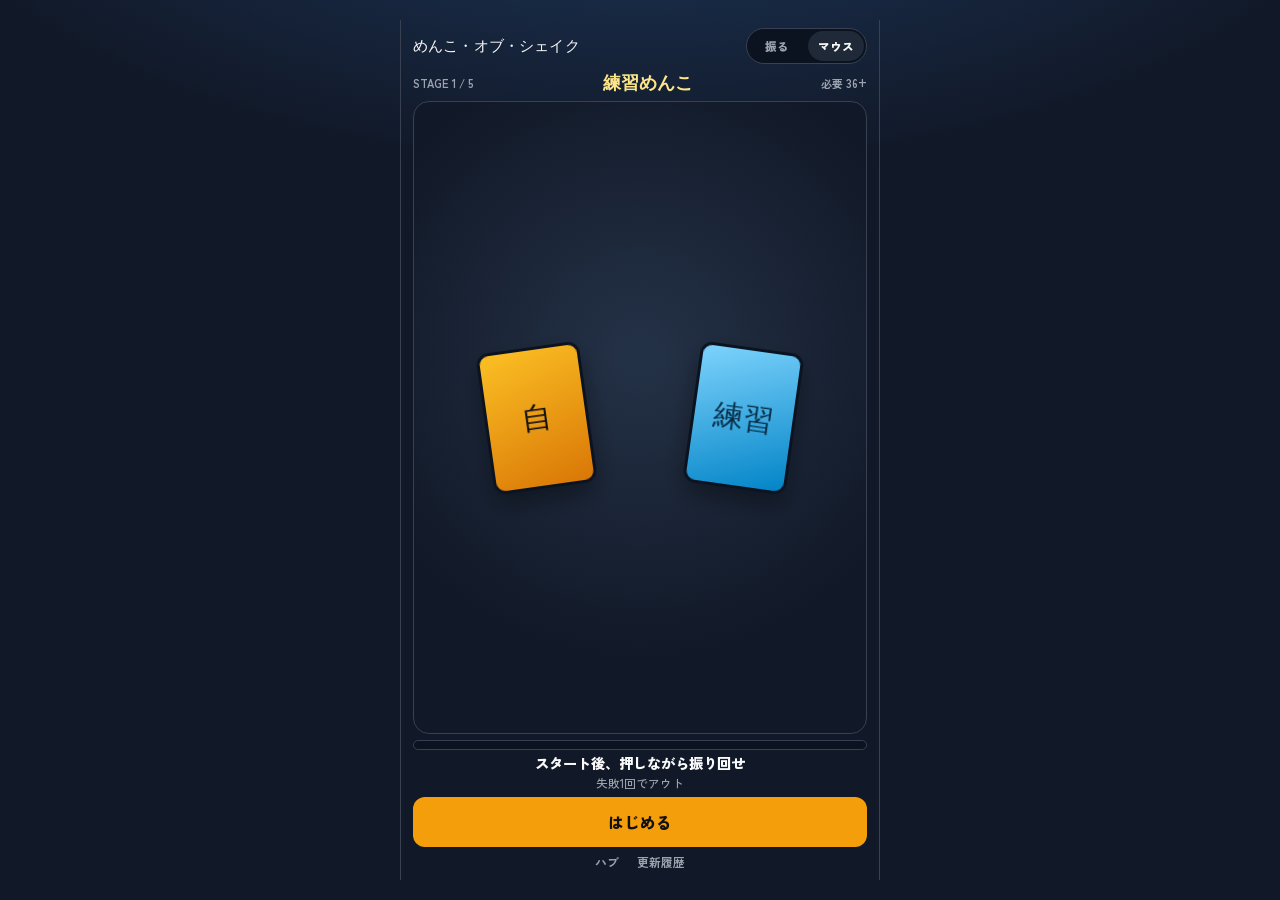
<file: index.html>
﻿<!DOCTYPE html>
<html lang="ja">
<head>
  <meta charset="UTF-8" />
  <meta name="viewport" content="width=device-width, initial-scale=1, maximum-scale=1, user-scalable=no, viewport-fit=cover" />
  <meta name="apple-mobile-web-app-capable" content="yes" />
  <meta name="theme-color" content="#111827" />
  <meta property="og:title" content="めんこ・オブ・シェイク" />
  <meta property="og:description" content="振る／振り回してめんこをひっくり返せ。失敗でゲームオーバー。クリア後は岩チャレンジ。" />
  <title>めんこ・オブ・シェイク</title>
  <link rel="preconnect" href="https://fonts.googleapis.com" />
  <link rel="preconnect" href="https://fonts.gstatic.com" crossorigin />
  <link href="https://fonts.googleapis.com/css2?family=Archivo+Black&family=Zen+Kaku+Gothic+New:wght@500;700;900&display=swap" rel="stylesheet" />
  <link rel="stylesheet" href="style.css?v=6" />

</head>
<body>
  <div id="app">
    <header class="top">
      <div class="brand">めんこ・オブ・シェイク</div>
      <div class="mode-tabs" role="tablist" aria-label="操作モード">
        <button type="button" class="tab" id="tab-phone" role="tab" aria-selected="false">振る</button>
        <button type="button" class="tab" id="tab-pc" role="tab" aria-selected="false">マウス</button>
      </div>
    </header>

    <div class="stage-bar">
      <span id="stage-label">STAGE 1 / 5</span>
      <strong id="foe-name">練習めんこ</strong>
      <span id="need-label"></span>
    </div>

    <main class="stage">
      <div class="arena" id="arena">
        <div class="card foe" id="card-foe">
          <div class="face front" id="foe-label">敵</div>
          <div class="face back">裏</div>
        </div>
        <div class="card you" id="card-you">
          <div class="face front">自</div>
          <div class="face back">裏</div>
        </div>
        <div class="rock hidden" id="rock" aria-hidden="true">岩</div>
      </div>
    </main>

    <div class="hud">
      <div class="meter" aria-hidden="true"><i id="meter-fill"></i></div>
      <p class="hint" id="hint">スタート後、振ってひっくり返せ</p>
      <p class="subhint" id="subhint">失敗1回でアウト</p>
    </div>

    <div class="actions">
      <button type="button" class="btn primary" id="btn-start">はじめる</button>
      <button type="button" class="btn ghost" id="btn-perm" hidden>センサー許可</button>
    </div>
    <nav class="foot-links" aria-label="リンク">
      <a href="https://zmr7z.github.io/ludofolio/">ハブ</a>
      <a href="changelog.html">更新履歴</a>
    </nav>

    <div id="result" class="overlay hidden">
      <div class="panel">
        <p class="eyebrow" id="result-eyebrow">結果</p>
        <h2 id="result-title">勝ち</h2>
        <p id="result-detail"></p>
        <p class="power-readout hidden" id="power-readout"></p>
        <div class="actions">
          <button type="button" class="btn primary" id="btn-next">つづける</button>
          <button type="button" class="btn ghost" id="btn-share">Xにポスト</button>
          <button type="button" class="btn ghost" id="btn-retry">はじめから</button>
        </div>
      </div>
    </div>
  </div>
  <script src="game.js?v=6"></script>
</body>
</html>
</file>
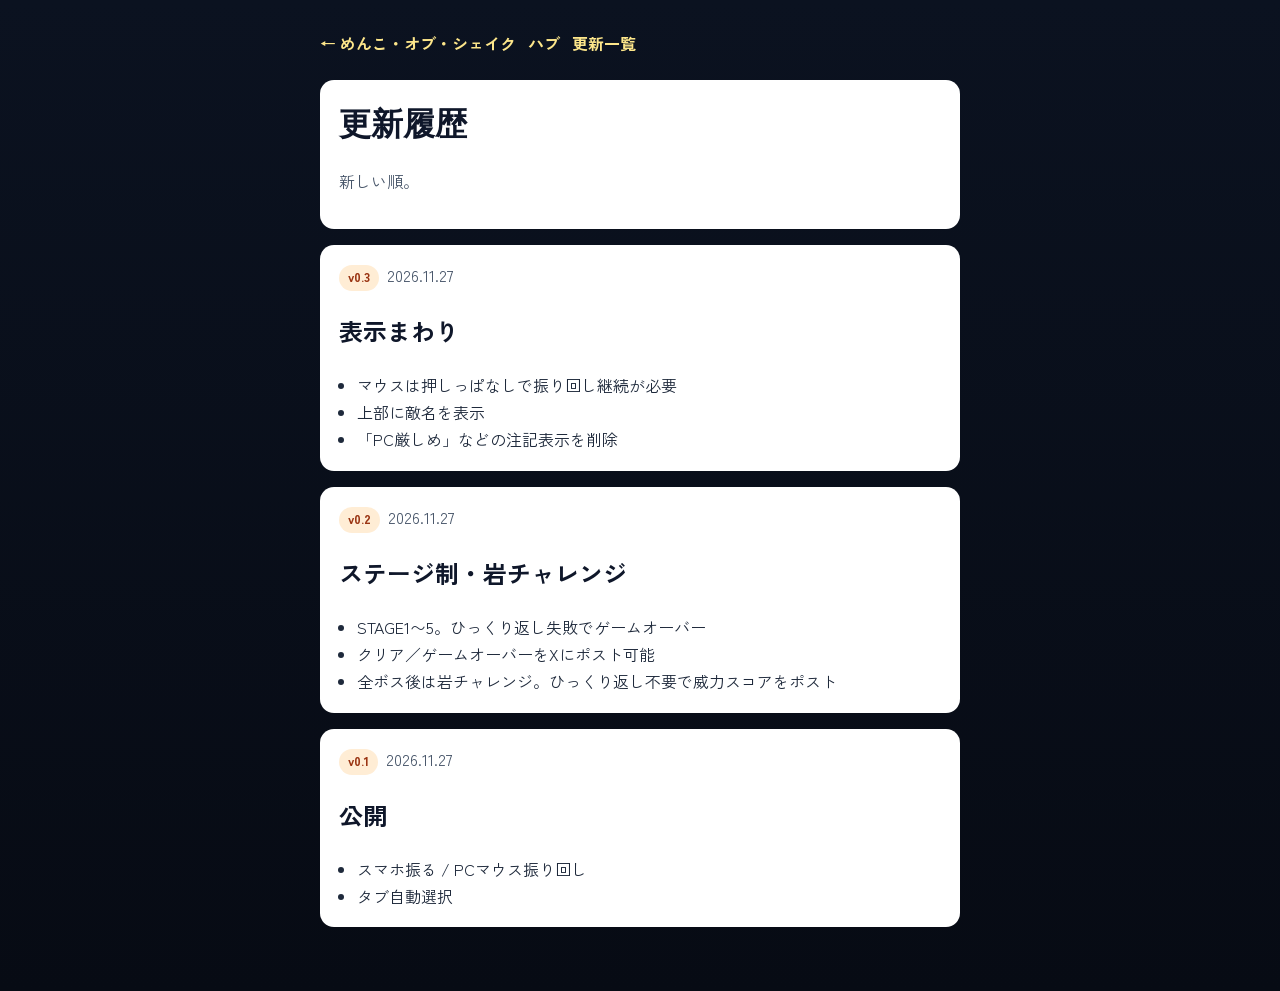
<file: changelog.html>
﻿<!DOCTYPE html>
<html lang="ja">
<head>
  <meta charset="UTF-8" />
  <meta name="viewport" content="width=device-width, initial-scale=1" />
  <title>更新履歴 — めんこ・オブ・シェイク</title>
  <link href="https://fonts.googleapis.com/css2?family=Archivo+Black&family=Zen+Kaku+Gothic+New:wght@500;700;900&display=swap" rel="stylesheet" />
  <style>
    :root { --ink:#0f172a; --muted:#475569; --bg:#0b1220; --panel:#fff; }
    body { margin:0; font-family:"Zen Kaku Gothic New",sans-serif; background:linear-gradient(180deg,#0b1220,#070b14); color:var(--ink); line-height:1.7; }
    .page { width:min(40rem, calc(100% - 2rem)); margin:0 auto; padding:1.5rem 0 3rem; }
    .nav { display:flex; flex-wrap:wrap; gap:.75rem; margin-bottom:1rem; }
    .nav a { color:#fde68a; font-weight:700; text-decoration:none; min-height:2.5rem; display:inline-flex; align-items:center; }
    .head, .release { background:var(--panel); border-radius:14px; padding:1.1rem 1.2rem; margin-bottom:1rem; }
    h1 { font-family:"Archivo Black",sans-serif; margin:0 0 .4rem; }
    .intro, time { color:var(--muted); }
    .ver { display:inline-block; background:#ffedd5; color:#9a3412; font-weight:900; border-radius:999px; padding:.15rem .55rem; font-size:.78rem; margin-right:.5rem; }
    ul { margin:.5rem 0 0; padding-left:1.1rem; color:#1e293b; }
  </style>
</head>
<body>
  <main class="page">
    <nav class="nav">
      <a href="./">← めんこ・オブ・シェイク</a>
      <a href="https://zmr7z.github.io/ludofolio/">ハブ</a>
      <a href="https://zmr7z.github.io/ludofolio/updates.html">更新一覧</a>
    </nav>
    <header class="head">
      <h1>更新履歴</h1>
      <p class="intro">新しい順。</p>
    </header>
    <article class="release">
      <div><span class="ver">v0.3</span><time datetime="2026-11-27">2026.11.27</time></div>
      <h2>表示まわり</h2>
      <ul>
        <li>マウスは押しっぱなしで振り回し継続が必要</li>
        <li>上部に敵名を表示</li>
        <li>「PC厳しめ」などの注記表示を削除</li>
      </ul>
    </article>
    <article class="release">
      <div><span class="ver">v0.2</span><time datetime="2026-11-27">2026.11.27</time></div>
      <h2>ステージ制・岩チャレンジ</h2>
      <ul>
        <li>STAGE1〜5。ひっくり返し失敗でゲームオーバー</li>
        <li>クリア／ゲームオーバーをXにポスト可能</li>
        <li>全ボス後は岩チャレンジ。ひっくり返し不要で威力スコアをポスト</li>
      </ul>
    </article>
    <article class="release">
      <div><span class="ver">v0.1</span><time datetime="2026-11-27">2026.11.27</time></div>
      <h2>公開</h2>
      <ul>
        <li>スマホ振る / PCマウス振り回し</li>
        <li>タブ自動選択</li>
      </ul>
    </article>
  </main>
</body>
</html>
</file>
<file: style.css>
:root {
  --bg: #111827;
  --panel: #1f2937;
  --ink: #f9fafb;
  --muted: #9ca3af;
  --you: #f59e0b;
  --foe: #38bdf8;
  --danger: #f43f5e;
  --ok: #34d399;
  --line: #374151;
  --safe: env(safe-area-inset-bottom, 0px);
  --card-w: clamp(72px, 22vmin, 104px);
  --card-h: clamp(100px, 30vmin, 142px);
}

* {
  box-sizing: border-box;
  -webkit-tap-highlight-color: transparent;
}

html,
body {
  margin: 0;
  height: 100%;
  overflow: hidden;
  background: radial-gradient(120% 80% at 50% -20%, #1e3a5f 0%, transparent 50%), var(--bg);
  color: var(--ink);
  font-family: "Zen Kaku Gothic New", system-ui, sans-serif;
  font-weight: 500;
}

#app {
  width: min(480px, 100%);
  height: 100%;
  margin: 0 auto;
  padding: max(8px, env(safe-area-inset-top)) 12px calc(10px + var(--safe));
  display: grid;
  grid-template-rows: auto auto minmax(0, 1fr) auto auto auto;
  gap: 6px;
}

.top {
  display: flex;
  justify-content: space-between;
  align-items: center;
  gap: 8px;
  min-width: 0;
}

.brand {
  font-family: "Archivo Black", sans-serif;
  font-size: clamp(0.72rem, 3.2vw, 0.95rem);
  letter-spacing: 0.01em;
  line-height: 1.1;
  flex: 1;
  min-width: 0;
  overflow: hidden;
  text-overflow: ellipsis;
  white-space: nowrap;
}

.mode-tabs {
  display: inline-grid;
  grid-template-columns: 1fr 1fr;
  gap: 3px;
  padding: 2px;
  background: #0b1220;
  border-radius: 999px;
  border: 1px solid var(--line);
  flex-shrink: 0;
}

.tab {
  appearance: none;
  border: 0;
  border-radius: 999px;
  padding: 7px 10px;
  background: transparent;
  color: var(--muted);
  font: inherit;
  font-size: 0.72rem;
  font-weight: 800;
  cursor: pointer;
  white-space: nowrap;
}

.tab[aria-selected="true"] {
  background: var(--panel);
  color: var(--ink);
}

.stage-bar {
  display: grid;
  grid-template-columns: minmax(0, auto) minmax(0, 1fr) minmax(0, auto);
  align-items: center;
  gap: 6px;
  min-width: 0;
}

.stage-bar span {
  color: var(--muted);
  font-size: 0.7rem;
  font-weight: 700;
  white-space: nowrap;
  overflow: hidden;
  text-overflow: ellipsis;
}

.stage-bar strong {
  font-family: "Archivo Black", sans-serif;
  font-size: clamp(0.9rem, 3.8vw, 1.15rem);
  color: #fde68a;
  text-align: center;
  overflow: hidden;
  text-overflow: ellipsis;
  white-space: nowrap;
  min-width: 0;
}

.stage {
  min-height: 0;
  display: flex;
}

.arena {
  position: relative;
  flex: 1;
  min-height: 0;
  width: 100%;
  border-radius: 16px;
  border: 1px solid var(--line);
  background: radial-gradient(circle at 50% 40%, #243247, #111827 70%);
  overflow: hidden;
  touch-action: none;
}

.arena.listening {
  box-shadow: inset 0 0 0 2px rgba(245, 158, 11, 0.55);
}

/* Side-by-side so cards never stack on top of each other in short frames */
.card {
  position: absolute;
  top: 50%;
  width: var(--card-w);
  height: var(--card-h);
  margin-top: calc(var(--card-h) / -2);
  transform-style: preserve-3d;
  transition: transform 0.45s cubic-bezier(0.2, 0.9, 0.2, 1);
}

.card.you {
  left: 18%;
  transform: translateX(-10%) rotate(-8deg);
}

.card.foe {
  right: 18%;
  left: auto;
  transform: translateX(10%) rotate(8deg);
}

.face {
  position: absolute;
  inset: 0;
  backface-visibility: hidden;
  border-radius: 12px;
  border: 3px solid #0b1220;
  display: grid;
  place-items: center;
  font-family: "Archivo Black", sans-serif;
  font-size: clamp(1.25rem, 5vmin, 1.85rem);
  box-shadow: 0 12px 24px rgba(0, 0, 0, 0.35);
}

.you .front {
  background: linear-gradient(160deg, #fbbf24, #d97706);
  color: #111;
}

.foe .front {
  background: linear-gradient(160deg, #7dd3fc, #0284c7);
  color: #082f49;
}

.back {
  background: repeating-linear-gradient(
    -30deg,
    #e5e7eb 0 8px,
    #d1d5db 8px 16px
  );
  color: #374151;
  transform: rotateY(180deg);
}

.card.you.flipped {
  transform: translateX(-10%) rotate(-8deg) rotateY(180deg);
}

.card.foe.flipped {
  transform: translateX(10%) rotate(8deg) rotateY(180deg);
}

.card.you.slam {
  animation: slamYou 0.35s ease;
}

.card.foe.hit {
  animation: hitFoe 0.5s ease;
}

.rock {
  position: absolute;
  left: 50%;
  top: 50%;
  width: min(120px, 34vmin);
  height: min(100px, 28vmin);
  transform: translate(-50%, -50%);
  border-radius: 42% 48% 40% 55% / 48% 40% 55% 45%;
  background:
    radial-gradient(circle at 30% 28%, #9ca3af, transparent 40%),
    linear-gradient(160deg, #6b7280, #374151 55%, #1f2937);
  border: 3px solid #0b1220;
  display: grid;
  place-items: center;
  font-family: "Archivo Black", sans-serif;
  font-size: 1.4rem;
  color: #e5e7eb;
  box-shadow: 0 14px 28px rgba(0, 0, 0, 0.4);
  z-index: 2;
}

.card.hidden,
.rock.hidden {
  display: none;
}

.rock.shake {
  animation: hitFoe 0.45s ease;
}

.rock.cracked {
  filter: brightness(1.15) saturate(0.7);
  outline: 2px dashed #fbbf24;
}

.rock.flipped {
  transform: translate(-50%, -50%) rotateX(165deg) scale(1.08);
  filter: brightness(1.35) saturate(1.1);
  outline: 2px solid #fbbf24;
  box-shadow: 0 18px 36px rgba(245, 158, 11, 0.35);
}

.power-readout {
  margin: 0 0 12px;
  padding: 10px 12px;
  border-radius: 12px;
  background: #0b1220;
  border: 1px solid var(--line);
  font-family: "Archivo Black", sans-serif;
  font-size: 1.35rem;
  color: var(--you);
}

.power-readout.hidden {
  display: none;
}

.foe.boss .front {
  background: linear-gradient(160deg, #f9a8d4, #db2777);
  color: #4a044e;
}

.foe.mid .front {
  background: linear-gradient(160deg, #a7f3d0, #059669);
  color: #064e3b;
}

@keyframes slamYou {
  0% { transform: translateX(-10%) rotate(-8deg) scale(1); }
  40% { transform: translateX(8%) rotate(-2deg) scale(1.06); }
  100% { transform: translateX(-10%) rotate(-8deg) scale(1); }
}

@keyframes hitFoe {
  0%, 100% { transform: translateX(10%) rotate(8deg); }
  30% { transform: translateX(18%) rotate(16deg); }
  60% { transform: translateX(4%) rotate(2deg); }
}

.hud {
  display: grid;
  gap: 4px;
  min-width: 0;
}

.meter {
  height: 10px;
  border-radius: 999px;
  background: #0b1220;
  border: 1px solid var(--line);
  overflow: hidden;
}

.meter i {
  display: block;
  height: 100%;
  width: 0%;
  background: linear-gradient(90deg, var(--you), var(--danger));
  transition: width 0.05s linear;
}

.hint {
  margin: 0;
  font-size: 0.9rem;
  font-weight: 800;
  text-align: center;
  line-height: 1.25;
  overflow: hidden;
  text-overflow: ellipsis;
  white-space: nowrap;
}

.subhint {
  margin: 0;
  font-size: 0.74rem;
  color: var(--muted);
  text-align: center;
  line-height: 1.25;
  overflow: hidden;
  text-overflow: ellipsis;
  white-space: nowrap;
}

.actions {
  display: flex;
  flex-direction: column;
  gap: 6px;
}

.actions .btn {
  width: 100%;
  justify-content: center;
}

.panel .actions {
  margin-top: 14px;
}

.btn {
  appearance: none;
  border: 1px solid var(--line);
  border-radius: 12px;
  padding: 12px 14px;
  font: inherit;
  font-weight: 800;
  text-decoration: none;
  color: var(--ink);
  background: var(--panel);
  cursor: pointer;
  display: inline-flex;
  align-items: center;
}

/* display:flex on .btn would otherwise override the hidden attribute */
[hidden] {
  display: none !important;
}

.btn.primary {
  background: var(--you);
  color: #111;
  border-color: transparent;
}

.btn.ghost {
  background: transparent;
  color: #e5e7eb;
}

.foot-links {
  display: flex;
  justify-content: center;
  gap: 18px;
}

.foot-links a {
  color: var(--muted);
  text-decoration: none;
  font-size: 0.74rem;
  font-weight: 700;
}

.foot-links a:hover {
  color: var(--ink);
}

.overlay {
  position: fixed;
  inset: 0;
  background: rgba(0, 0, 0, 0.62);
  display: grid;
  place-items: end center;
  padding: 20px 16px calc(24px + var(--safe));
  z-index: 20;
}

.overlay.hidden {
  display: none;
}

.panel {
  width: min(100%, 420px);
  background: #111827;
  border: 1px solid var(--line);
  border-radius: 18px;
  padding: 18px;
}

.eyebrow {
  margin: 0 0 6px;
  color: var(--you);
  font-size: 0.78rem;
  letter-spacing: 0.12em;
  text-transform: uppercase;
  font-weight: 800;
}

.panel h2 {
  margin: 0 0 8px;
  font-family: "Archivo Black", sans-serif;
  font-size: 1.7rem;
}

.panel p {
  color: #d1d5db;
  margin: 0;
}

/* Embedded / short frames: shrink chrome, keep cards apart */
@media (max-height: 700px) {
  #app {
    gap: 4px;
    padding-top: max(6px, env(safe-area-inset-top));
  }
  .brand { font-size: 0.72rem; }
  .tab { padding: 6px 8px; font-size: 0.68rem; }
  .hint { font-size: 0.82rem; }
  .btn { padding: 10px 12px; }
  .foot-links { display: none; }
}

@media (max-height: 560px) {
  :root {
    --card-w: clamp(64px, 20vmin, 88px);
    --card-h: clamp(88px, 28vmin, 120px);
  }
  .subhint { display: none; }
}

@media (min-width: 900px) and (pointer: fine) {
  #app {
    max-height: min(100vh, 860px);
    margin-top: max(0px, calc((100vh - min(100vh, 860px)) / 2));
    border-left: 1px solid var(--line);
    border-right: 1px solid var(--line);
  }
}
</file>
